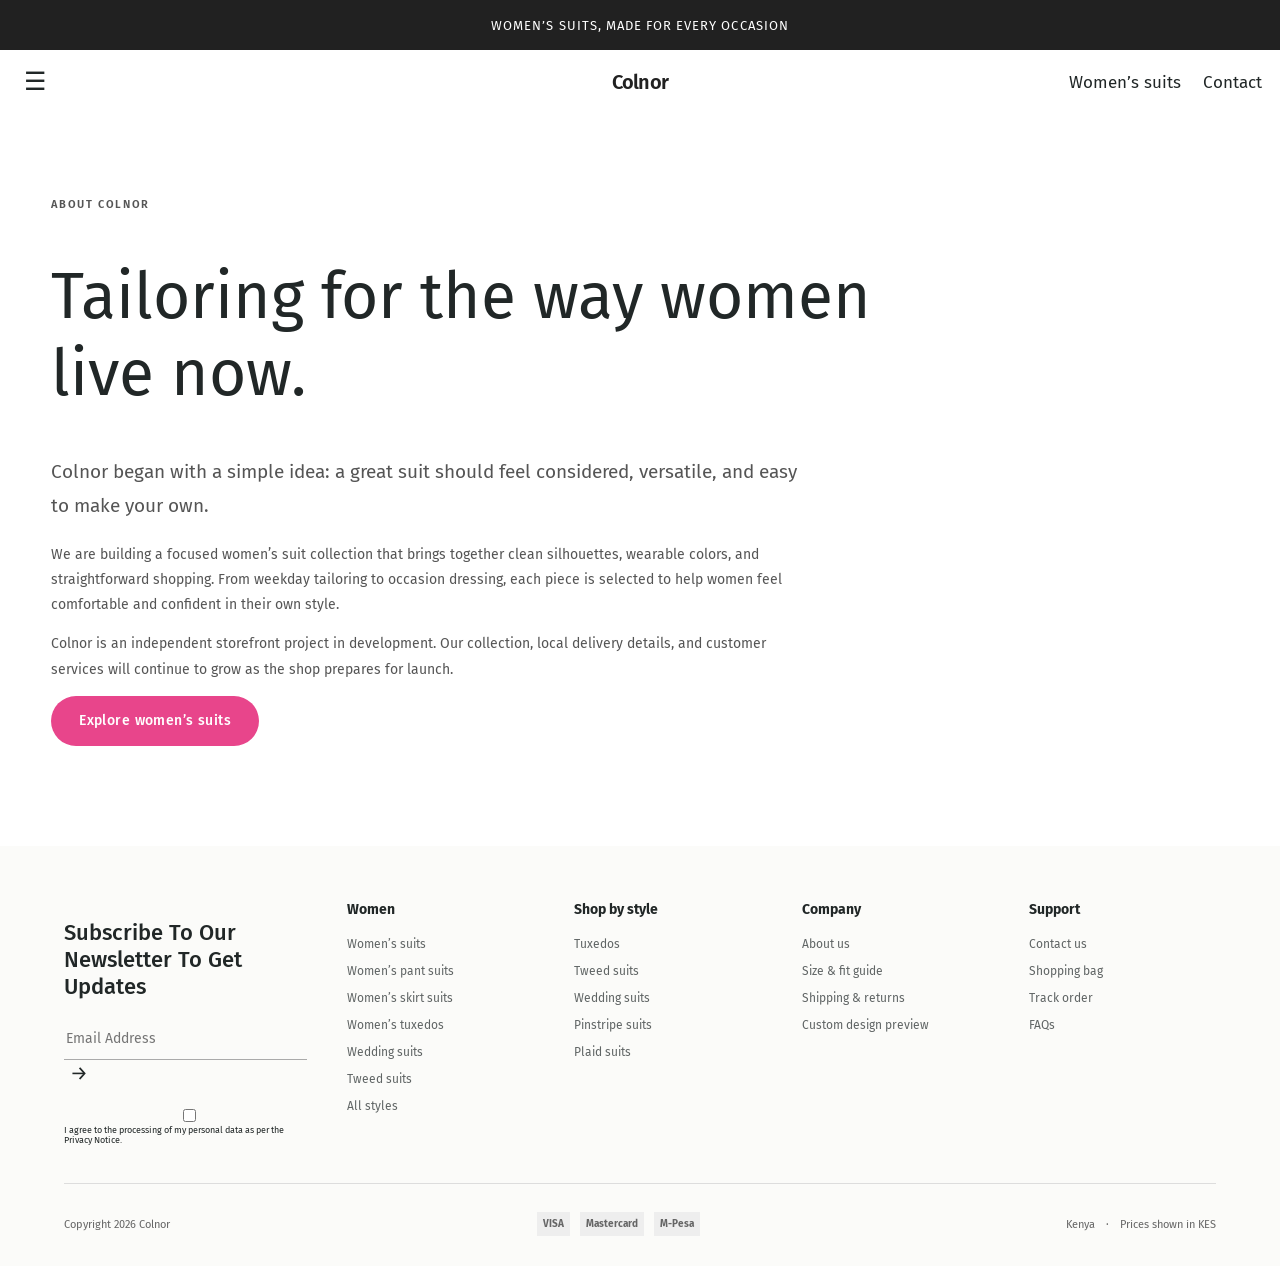
<file: about.html>
<!doctype html><html lang="en"><head><meta charset="utf-8"><meta name="viewport" content="width=device-width,initial-scale=1"><title>About Colnor</title>
<meta name="description" content="Learn about Colnor, an independent women’s suiting store focused on versatile tailoring and straightforward online shopping in Kenya.">
<meta name="robots" content="index, follow, max-image-preview:large">
<meta property="og:type" content="website">
<meta property="og:title" content="About Colnor">
<meta property="og:description" content="Learn about Colnor, an independent women’s suiting store focused on versatile tailoring and straightforward online shopping in Kenya.">
<meta property="og:image" content="assets/images/editorial-suits/two-suit-styles.jpg">
<meta name="twitter:card" content="summary_large_image">
<meta name="twitter:title" content="About Colnor">
<meta name="twitter:description" content="Learn about Colnor, an independent women’s suiting store focused on versatile tailoring and straightforward online shopping in Kenya.">
<script defer src="seo.js"></script><link href="https://fonts.googleapis.com/css2?family=Fira+Sans:wght@300;400;500;600;700&display=swap" rel="stylesheet"><link rel="stylesheet" href="styles.css"><script defer src="app.js?v=20261013-inventory"></script><meta name="twitter:image" content="assets/images/editorial-suits/two-suit-styles.jpg">  <link rel="icon" type="image/svg+xml" href="assets/favicon.svg">
</head><body><div class="announcement">WOMEN’S SUITS, MADE FOR EVERY OCCASION</div><header class="detail-header"><button class="menu-open" aria-label="Open navigation">☰</button><a class="brand" href="index.html">Colnor</a><div class="header-tools"><a href="collection.html">Women’s suits</a><a href="contact.html">Contact</a></div></header><main class="info-page wrap"><p class="info-kicker">ABOUT COLNOR</p><h1>Tailoring for the way women live now.</h1><p class="lead">Colnor began with a simple idea: a great suit should feel considered, versatile, and easy to make your own.</p><p>We are building a focused women’s suit collection that brings together clean silhouettes, wearable colors, and straightforward shopping. From weekday tailoring to occasion dressing, each piece is selected to help women feel comfortable and confident in their own style.</p><p>Colnor is an independent storefront project in development. Our collection, local delivery details, and customer services will continue to grow as the shop prepares for launch.</p><a class="pill pink" href="collection.html#products">Explore women’s suits</a></main><footer id="footer" class="site-footer"></footer><aside class="bag-drawer" aria-hidden="true"></aside></body></html>
</file>
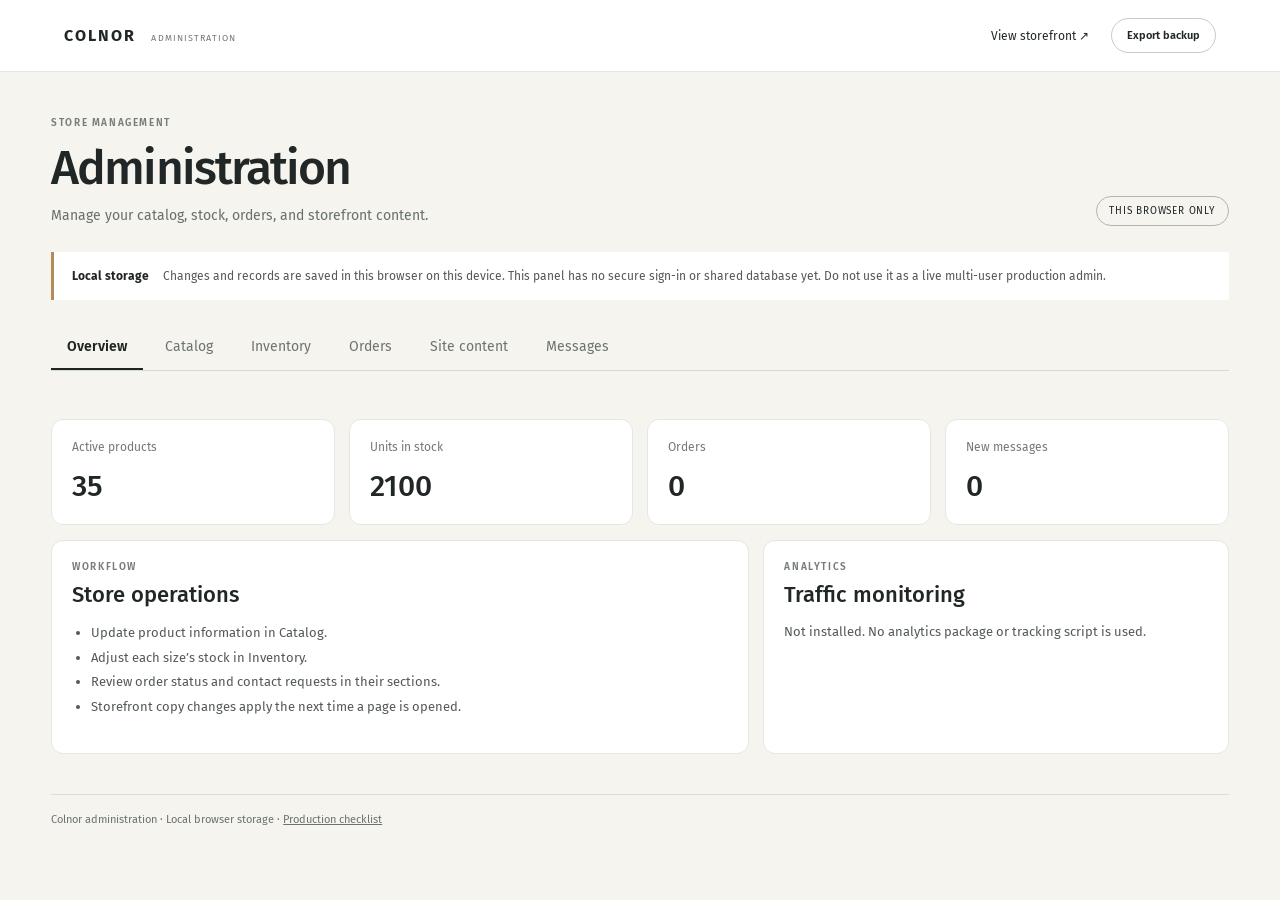
<file: admin.html>
<!doctype html>
<html lang="en">
<head>
  <meta charset="utf-8">
  <meta name="viewport" content="width=device-width,initial-scale=1">
  <meta name="theme-color" content="#f5f4ef">
  <title>Colnor Admin</title>
<meta name="description" content="Colnor store administration and inventory management.">
<meta name="robots" content="noindex, nofollow">
<meta property="og:type" content="website">
<meta property="og:title" content="Colnor Admin">
<meta property="og:description" content="Colnor store administration and inventory management.">
<meta property="og:image" content="assets/images/editorial-suits/two-suit-styles.jpg">
<meta name="twitter:card" content="summary_large_image">
<meta name="twitter:title" content="Colnor Admin">
<meta name="twitter:description" content="Colnor store administration and inventory management.">
<script defer src="seo.js"></script>
  <link href="https://fonts.googleapis.com/css2?family=Fira+Sans:wght@300;400;500;600;700&display=swap" rel="stylesheet">
  <link rel="stylesheet" href="styles.css">
  <link rel="stylesheet" href="admin.css?v=20261013-inventory">
  <script defer src="app.js?v=20261013-inventory"></script>
  <script defer src="admin.js?v=20261013-inventory"></script>
<meta name="twitter:image" content="assets/images/editorial-suits/two-suit-styles.jpg">  <link rel="icon" type="image/svg+xml" href="assets/favicon.svg">
</head>
<body class="admin-body">
  <header class="admin-header"><a class="admin-brand" href="index.html">COLNOR <span>ADMINISTRATION</span></a><div><a href="index.html">View storefront ↗</a><button id="export-data" class="admin-button">Export backup</button></div></header>
  <main class="admin-shell">
    <div class="admin-heading"><div><p class="admin-kicker">STORE MANAGEMENT</p><h1>Administration</h1><p>Manage your catalog, stock, orders, and storefront content.</p></div><span class="admin-local-badge">This browser only</span></div>
    <div class="admin-local-note"><b>Local storage</b><span>Changes and records are saved in this browser on this device. This panel has no secure sign-in or shared database yet. Do not use it as a live multi-user production admin.</span></div>
    <nav class="admin-tabs" aria-label="Administration sections"><button class="active" data-admin-tab="overview">Overview</button><button data-admin-tab="catalog">Catalog</button><button data-admin-tab="inventory">Inventory</button><button data-admin-tab="orders">Orders</button><button data-admin-tab="content">Site content</button><button data-admin-tab="messages">Messages</button></nav>
    <p class="admin-status" id="admin-status" role="status" aria-live="polite"></p>

    <section class="admin-panel active" data-admin-panel="overview"><div class="admin-metrics"><article><span>Active products</span><b id="metric-products">0</b></article><article><span>Units in stock</span><b id="metric-stock">0</b></article><article><span>Orders</span><b id="metric-orders">0</b></article><article><span>New messages</span><b id="metric-messages">0</b></article></div><div class="admin-overview-grid"><article class="admin-card"><p class="admin-kicker">WORKFLOW</p><h2>Store operations</h2><ul><li>Update product information in Catalog.</li><li>Adjust each size’s stock in Inventory.</li><li>Review order status and contact requests in their sections.</li><li>Storefront copy changes apply the next time a page is opened.</li></ul></article><article class="admin-card"><p class="admin-kicker">ANALYTICS</p><h2>Traffic monitoring</h2><p>Not installed. No analytics package or tracking script is used.</p></article></div></section>

    <section class="admin-panel" data-admin-panel="catalog"><div class="admin-section-heading"><div><p class="admin-kicker">PRODUCTS</p><h2>Catalog</h2><p>Product changes are reflected in the storefront on this browser.</p></div><button class="admin-button admin-button-dark" id="add-product">Add product</button></div><div id="product-editor" class="admin-card product-editor" hidden><div class="admin-section-heading"><div><p class="admin-kicker">NEW ITEM</p><h3>Add a product</h3></div><button class="admin-icon-button" id="close-product-editor" aria-label="Close product form">×</button></div><form id="product-form" class="admin-form-grid"><label>SKU / reference<input name="sku" type="text" maxlength="64" placeholder="e.g. 127 or A7" autocomplete="off" required><small>Any unique reference is fine, including a short number.</small></label><label>Product name<input name="name" required></label><label>Price (KES)<input name="price" type="number" min="1" step="1" required></label><label>Category<select name="category"><option value="power">Power suits</option><option value="tuxedo">Tuxedos</option><option value="tweed">Tweed</option><option value="wedding">Wedding</option><option value="pinstripe">Pinstripe</option><option value="plaid">Plaid</option><option value="petite">Petite</option><option value="plus-size">Plus size</option></select></label><label>Color<input name="color" required></label><label class="wide">Image URL or project path<input name="image" placeholder="assets/images/..." required></label><label class="wide">Image description (alt text)<input name="alt" required></label><fieldset class="wide opening-stock"><legend>Opening stock by size</legend><p>Enter how many units are available in each size. Leave a size at 0 when it is unavailable.</p><div class="opening-stock-grid"><label>XS<input name="stockXS" type="number" min="0" step="1" value="0" required></label><label>S<input name="stockS" type="number" min="0" step="1" value="0" required></label><label>M<input name="stockM" type="number" min="0" step="1" value="0" required></label><label>L<input name="stockL" type="number" min="0" step="1" value="0" required></label><label>XL<input name="stockXL" type="number" min="0" step="1" value="0" required></label><label>XXL<input name="stockXXL" type="number" min="0" step="1" value="0" required></label></div></fieldset><label>Badge<input name="badge" placeholder="NEW"></label><label class="check-label"><input name="active" type="checkbox" checked> Visible in storefront</label><div class="wide admin-form-actions"><button type="submit" class="admin-button admin-button-dark">Save product</button><button type="button" class="admin-button" id="cancel-product">Cancel</button></div></form></div><div class="admin-card admin-table-wrap"><table class="admin-table"><thead><tr><th>SKU</th><th>Product</th><th>Category</th><th>Price</th><th>Visibility</th><th>Actions</th></tr></thead><tbody id="catalog-rows"></tbody></table></div></section>

    <section class="admin-panel" data-admin-panel="inventory"><div class="admin-section-heading"><div><p class="admin-kicker">STOCK CONTROL</p><h2>Inventory by size</h2><p>Set the available quantity for each size. Add-to-bag checks the stock recorded here.</p></div><button class="admin-button admin-button-dark" id="save-inventory">Save inventory</button></div><div class="admin-card admin-table-wrap"><table class="admin-table inventory-table"><thead><tr><th>Product / SKU</th><th>XS</th><th>S</th><th>M</th><th>L</th><th>XL</th><th>XXL</th><th>Total</th></tr></thead><tbody id="inventory-rows"></tbody></table></div><article class="admin-card receive-stock-card"><p class="admin-kicker">GOODS RECEIVED</p><h3>Receive new stock</h3><p>Record stock arriving at the store. This adds the received quantity to the selected size and keeps a movement record.</p><form id="receive-stock-form" class="receive-stock-form"><label>Product<select id="receive-product" name="product" required></select></label><label>Size<select name="size" required><option>XS</option><option>S</option><option>M</option><option>L</option><option>XL</option><option>XXL</option></select></label><label>Quantity received<input name="quantity" type="number" min="1" step="1" required></label><label>Reference / note<input name="note" placeholder="Delivery note, supplier, or count"></label><button class="admin-button admin-button-dark" type="submit">Add received stock</button></form></article><article class="admin-card movement-card"><p class="admin-kicker">AUDIT HISTORY</p><h3>Recent stock movements</h3><div class="admin-table-wrap"><table class="admin-table"><thead><tr><th>Date</th><th>Product / SKU</th><th>Size</th><th>Change</th><th>Reason / note</th></tr></thead><tbody id="movement-rows"></tbody></table></div></article></section>

    <section class="admin-panel" data-admin-panel="orders"><div class="admin-section-heading"><div><p class="admin-kicker">FULFILLMENT</p><h2>Orders</h2><p>Review orders created in this browser and update their fulfillment status.</p></div></div><div id="order-list" class="admin-order-list"></div></section>

    <section class="admin-panel" data-admin-panel="content"><div class="admin-section-heading"><div><p class="admin-kicker">STOREFRONT EDITOR</p><h2>Site content</h2><p>Manage the homepage announcement and hero copy and imagery.</p></div></div><form id="content-form" class="admin-card admin-form-grid"><label class="wide">Announcement bar<input name="announcement" required></label><label>Hero title<input name="heroTitle" required></label><label>Hero button<input name="heroButton" required></label><label class="wide">Hero subtitle<textarea name="heroSubtitle" rows="3" required></textarea></label><label>About page heading<input name="aboutTitle" required></label><label class="wide">About page introduction<textarea name="aboutIntro" rows="3" required></textarea></label><label>Hero button link<input name="heroButtonUrl" placeholder="collection.html#products" required></label><label>Hero image 1 URL / path<input name="heroImage1"></label><label>Hero image 2 URL / path<input name="heroImage2"></label><div class="wide admin-form-actions"><button type="submit" class="admin-button admin-button-dark">Save storefront content</button><button type="button" class="admin-button" id="reset-content">Restore original copy</button></div></form></section>

    <section class="admin-panel" data-admin-panel="messages"><div class="admin-section-heading"><div><p class="admin-kicker">CUSTOMER CARE</p><h2>Contact messages</h2><p>Messages submitted from Contact on this browser appear here.</p></div></div><div id="message-list" class="admin-message-list"></div></section>
    <footer class="admin-footer">Colnor administration · Local browser storage · <a href="PRODUCTION-CHECKLIST.txt">Production checklist</a></footer>
  </main>
</body>
</html>
</file>
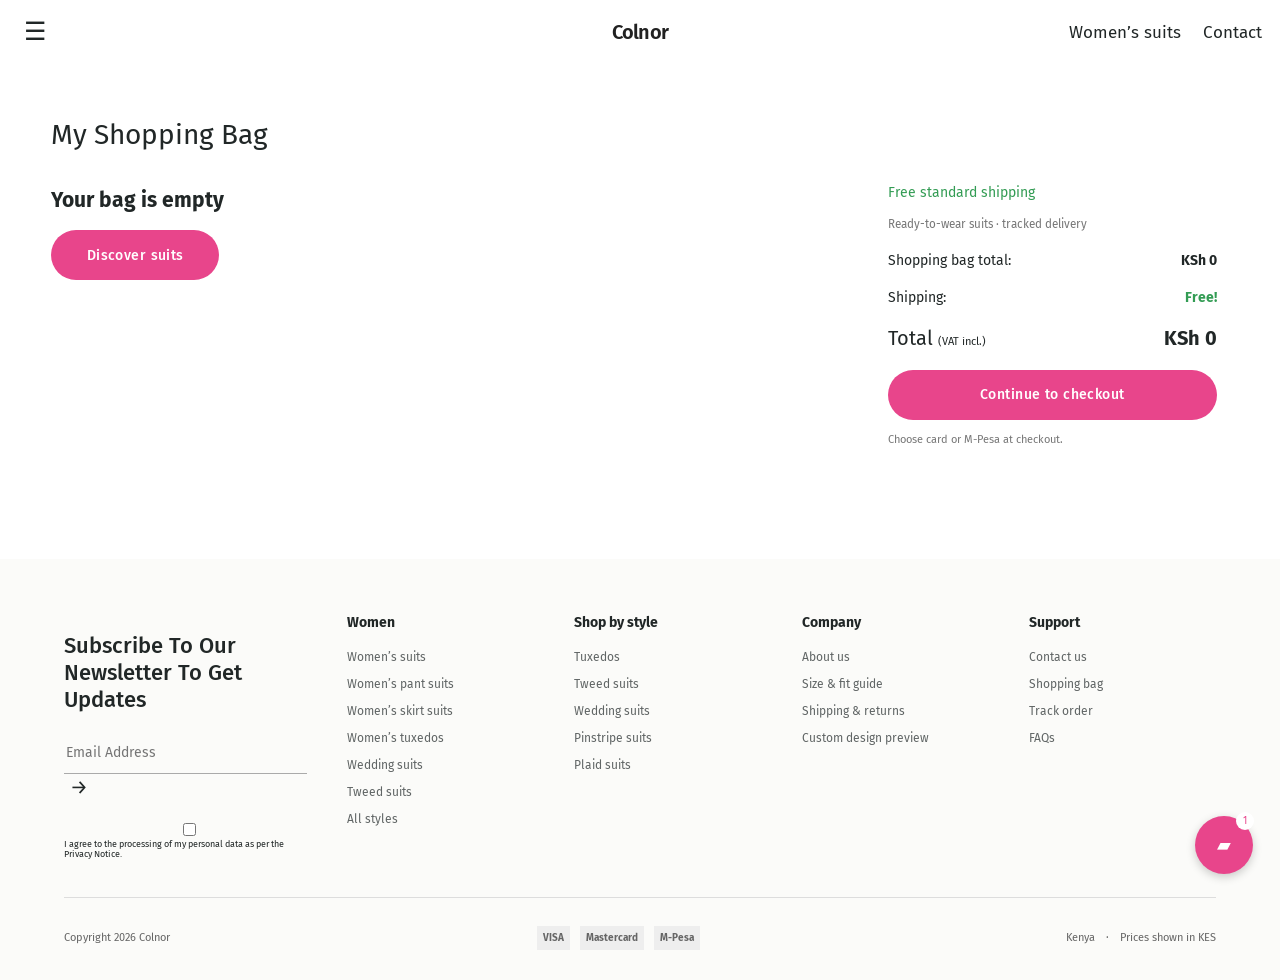
<file: cart.html>
<!doctype html><html lang="en"><head><meta charset="utf-8"><meta name="viewport" content="width=device-width,initial-scale=1"><title>My Shopping Bag | Colnor</title>
<meta name="description" content="Review the products in your Colnor shopping bag before checkout.">
<meta name="robots" content="noindex, nofollow">
<meta property="og:type" content="website">
<meta property="og:title" content="My Shopping Bag | Colnor">
<meta property="og:description" content="Review the products in your Colnor shopping bag before checkout.">
<meta property="og:image" content="assets/images/editorial-suits/two-suit-styles.jpg">
<meta name="twitter:card" content="summary_large_image">
<meta name="twitter:title" content="My Shopping Bag | Colnor">
<meta name="twitter:description" content="Review the products in your Colnor shopping bag before checkout.">
<script defer src="seo.js"></script><link href="https://fonts.googleapis.com/css2?family=Fira+Sans:wght@300;400;500;600;700&display=swap" rel="stylesheet"><link rel="stylesheet" href="styles.css"><script defer src="app.js?v=20261013-inventory"></script><meta name="twitter:image" content="assets/images/editorial-suits/two-suit-styles.jpg">  <link rel="icon" type="image/svg+xml" href="assets/favicon.svg">
</head><body class="cart-page"><header class="detail-header"><button class="menu-open" aria-label="Open navigation">☰</button><a href="index.html" class="brand">Colnor</a><div class="header-tools"><a href="collection.html">Women’s suits</a><a href="contact.html">Contact</a></div></header><main class="cart-main wrap"><h1>My Shopping Bag</h1><div class="cart-layout"><div id="cart-items" class="cart-items"></div><aside class="cart-summary"><p class="green">Free standard shipping</p><small>Ready-to-wear suits · tracked delivery</small><div class="summary-line"><span>Shopping bag total:</span><b id="cart-subtotal">KSh 0</b></div><div class="summary-line"><span>Shipping:</span><b class="green">Free!</b></div><div class="summary-total"><span>Total <small>(VAT incl.)</small></span><b id="cart-total">KSh 0</b></div><button class="pill pink checkout-button">Continue to checkout</button><p class="checkout-note">Choose card or M-Pesa at checkout.</p></aside></div></main><footer id="footer" class="site-footer"></footer><div class="chat-bubble" data-chat>▰</div><aside class="bag-drawer" aria-hidden="true"></aside></body></html>
</file>
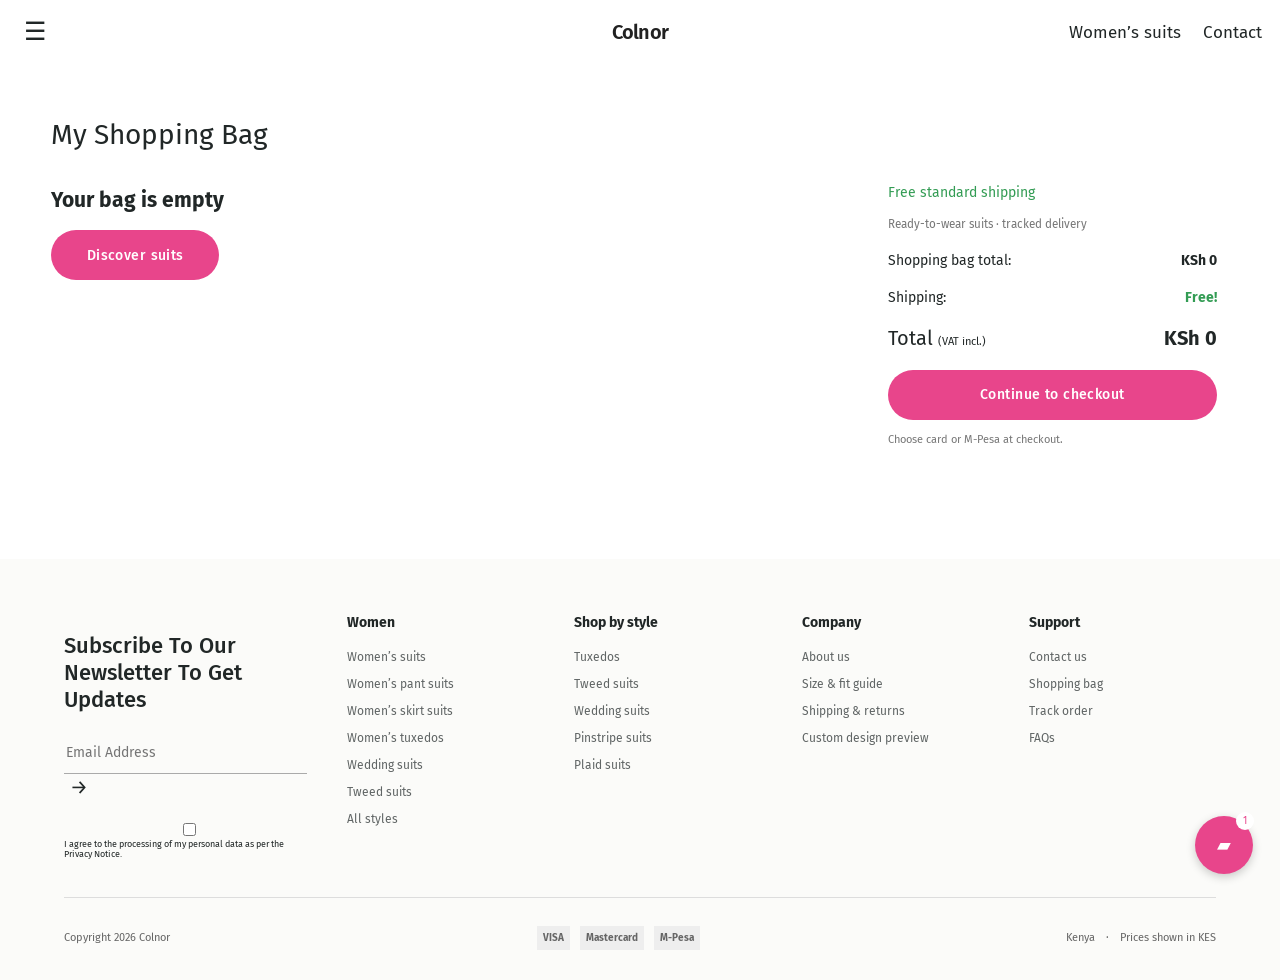
<file: checkout.html>
<!doctype html><html lang="en"><head><meta charset="utf-8"><meta name="viewport" content="width=device-width,initial-scale=1"><meta name="theme-color" content="#fff"><title>Checkout | Colnor</title>
<meta name="description" content="Enter delivery details and review your Colnor order before placing it.">
<meta name="robots" content="noindex, nofollow">
<meta property="og:type" content="website">
<meta property="og:title" content="Checkout | Colnor">
<meta property="og:description" content="Enter delivery details and review your Colnor order before placing it.">
<meta property="og:image" content="assets/images/editorial-suits/two-suit-styles.jpg">
<meta name="twitter:card" content="summary_large_image">
<meta name="twitter:title" content="Checkout | Colnor">
<meta name="twitter:description" content="Enter delivery details and review your Colnor order before placing it.">
<script defer src="seo.js"></script><link href="https://fonts.googleapis.com/css2?family=Fira+Sans:wght@300;400;500;600;700&display=swap" rel="stylesheet"><link rel="stylesheet" href="styles.css"><script defer src="app.js?v=20261013-inventory"></script><meta name="twitter:image" content="assets/images/editorial-suits/two-suit-styles.jpg">  <link rel="icon" type="image/svg+xml" href="assets/favicon.svg">
</head><body class="checkout-page-body"><header class="detail-header"><a href="collection.html" class="text-cta">← Continue shopping</a><a href="index.html" class="brand">Colnor</a><a href="cart.html">Bag</a></header><main class="wrap checkout-page"><p class="eyebrow">SECURE CHECKOUT</p><h1>Delivery & payment</h1><div class="checkout-grid"><form id="checkout-form" class="checkout-form"><h2>Your details</h2><fieldset><legend>Delivery details</legend><div class="checkout-input-grid"><label>Full name<input name="name" autocomplete="name" required></label><label>Email address<input name="email" type="email" autocomplete="email" required></label><label>Phone number<input name="phone" type="tel" autocomplete="tel" required></label><label>City<input name="city" autocomplete="address-level2" required></label><label class="wide">Delivery address<input name="address" autocomplete="street-address" required></label><label>Postal code<input name="postalCode" autocomplete="postal-code"></label></div></fieldset><fieldset><legend>Payment method</legend><label class="checkout-pay-choice"><input type="radio" name="paymentMethod" value="card" checked><span><b>Credit or debit card</b><small>Visa and Mastercard. Card fields are for the prototype only; no details are transmitted or saved.</small></span></label><div class="checkout-card-fields"><label>Name on card<input name="cardName" autocomplete="cc-name" placeholder="Name as shown on card"></label><label>Card number<input name="cardNumber" inputmode="numeric" autocomplete="cc-number" placeholder="0000 0000 0000 0000" maxlength="23"></label><label>Expiry date<input name="expiry" autocomplete="cc-exp" placeholder="MM / YY" maxlength="7"></label><label>Security code<input name="cvv" inputmode="numeric" autocomplete="cc-csc" placeholder="CVV" maxlength="4"></label></div><label class="checkout-pay-choice"><input type="radio" name="paymentMethod" value="mpesa"><span><b>M-Pesa</b><small>Pay by mobile money. An STK push is not connected in this prototype.</small></span></label></fieldset><button class="pill pink checkout-submit" type="submit">Place Order</button><p class="checkout-demo-note">This creates an unpaid demo order in this browser only. Global Payments and M-Pesa are not connected and no charge will be made.</p></form><aside class="checkout-summary"><h2>Order summary</h2><div id="checkout-lines"></div><div class="summary-line"><span>Subtotal</span><b id="checkout-subtotal"></b></div><div class="summary-line"><span>Shipping</span><b>Free</b></div><div class="checkout-total"><span>Total</span><b id="checkout-total"></b></div><p class="checkout-demo-note">All prices are shown in Kenyan shillings (KES).</p></aside></div></main></body></html>
</file>
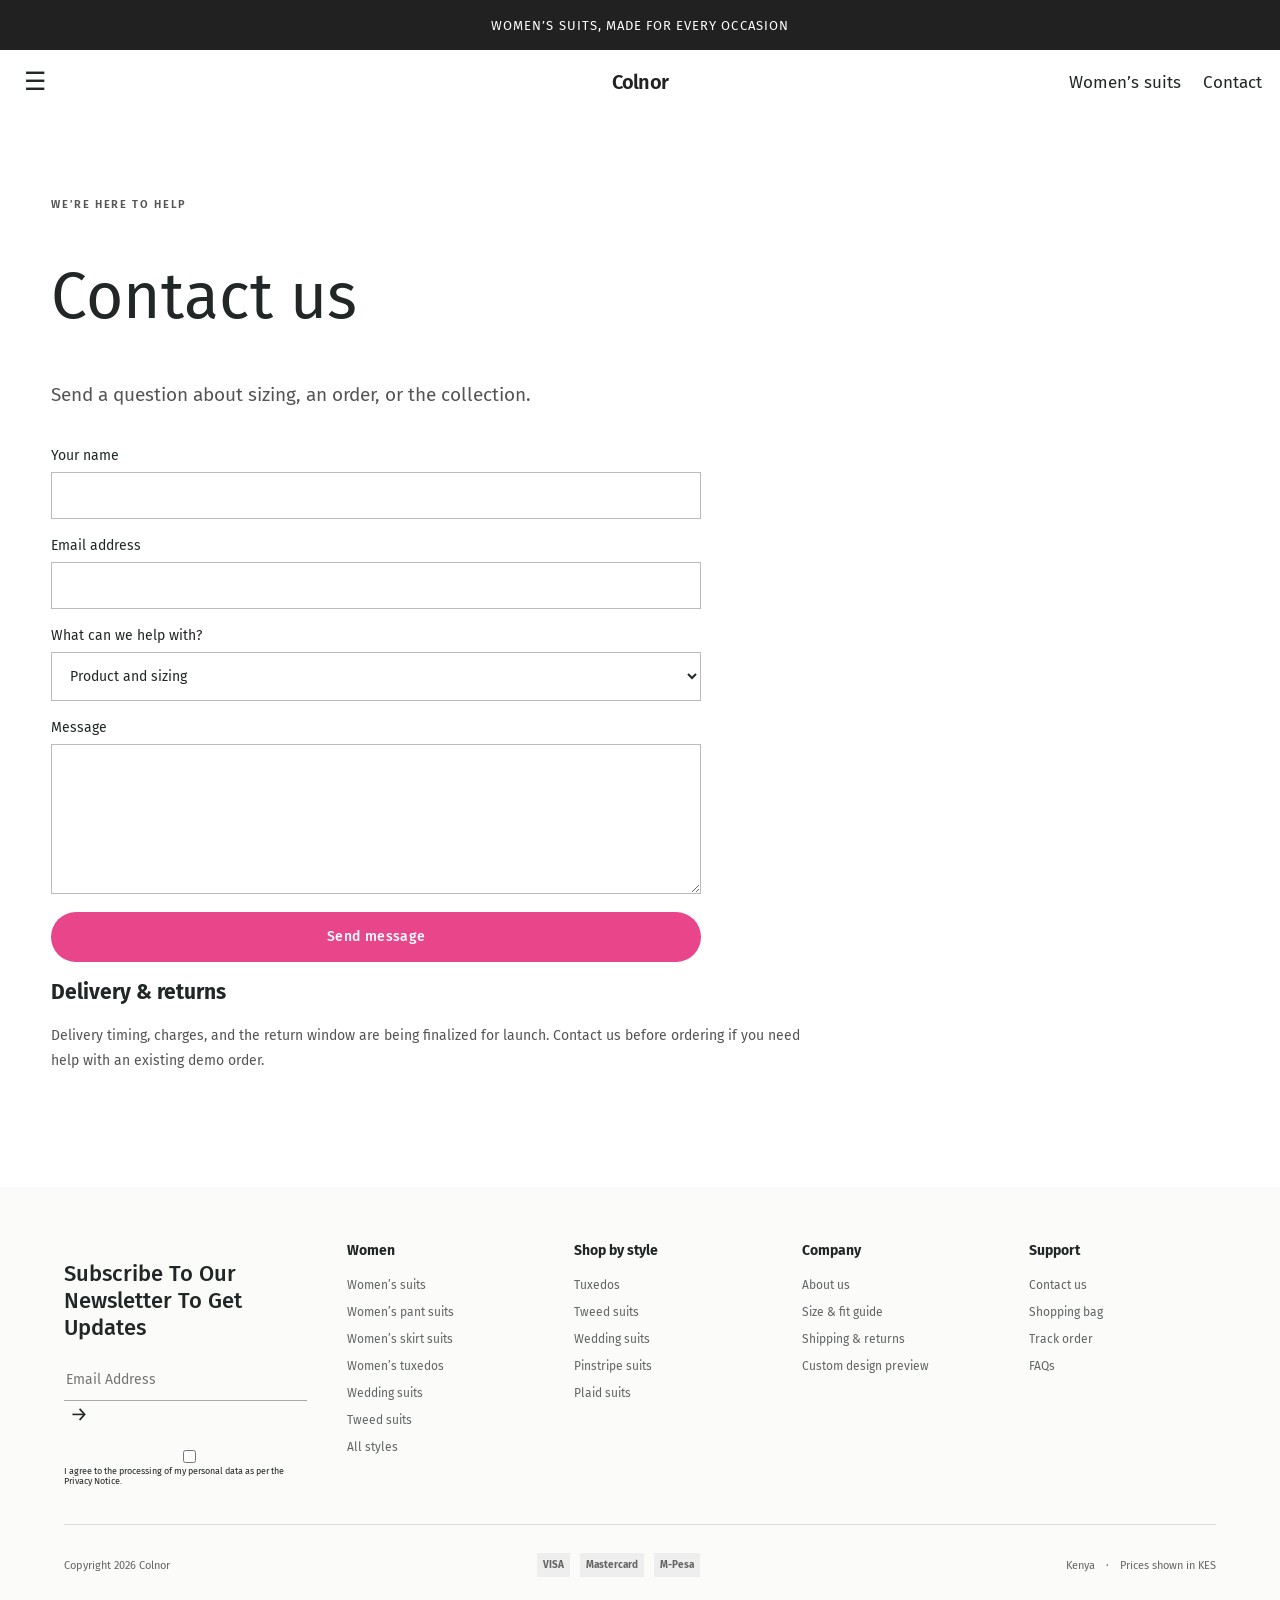
<file: contact.html>
<!doctype html><html lang="en"><head><meta charset="utf-8"><meta name="viewport" content="width=device-width,initial-scale=1"><title>Contact Colnor</title>
<meta name="description" content="Contact Colnor for help with women’s suit sizing, product details, orders and delivery questions.">
<meta name="robots" content="index, follow, max-image-preview:large">
<meta property="og:type" content="website">
<meta property="og:title" content="Contact Colnor">
<meta property="og:description" content="Contact Colnor for help with women’s suit sizing, product details, orders and delivery questions.">
<meta property="og:image" content="assets/images/editorial-suits/two-suit-styles.jpg">
<meta name="twitter:card" content="summary_large_image">
<meta name="twitter:title" content="Contact Colnor">
<meta name="twitter:description" content="Contact Colnor for help with women’s suit sizing, product details, orders and delivery questions.">
<script defer src="seo.js"></script><link href="https://fonts.googleapis.com/css2?family=Fira+Sans:wght@300;400;500;600;700&display=swap" rel="stylesheet"><link rel="stylesheet" href="styles.css"><script defer src="app.js?v=20261013-inventory"></script><meta name="twitter:image" content="assets/images/editorial-suits/two-suit-styles.jpg">  <link rel="icon" type="image/svg+xml" href="assets/favicon.svg">
</head><body><div class="announcement">WOMEN’S SUITS, MADE FOR EVERY OCCASION</div><header class="detail-header"><button class="menu-open" aria-label="Open navigation">☰</button><a class="brand" href="index.html">Colnor</a><div class="header-tools"><a href="collection.html">Women’s suits</a><a href="contact.html">Contact</a></div></header><main class="info-page wrap"><p class="info-kicker">WE’RE HERE TO HELP</p><h1>Contact us</h1><p class="lead">Send a question about sizing, an order, or the collection.</p><form id="contact-form"><label>Your name<input name="name" autocomplete="name" required></label><label>Email address<input type="email" name="email" autocomplete="email" required></label><label>What can we help with?<select name="topic"><option>Product and sizing</option><option>Order support</option><option>Delivery and returns</option><option>Other question</option></select></label><label>Message<textarea name="message" required></textarea></label><button class="pill pink" type="submit">Send message</button></form><section id="shipping"><h2>Delivery & returns</h2><p>Delivery timing, charges, and the return window are being finalized for launch. Contact us before ordering if you need help with an existing demo order.</p></section></main><footer id="footer" class="site-footer"></footer><aside class="bag-drawer" aria-hidden="true"></aside></body></html>
</file>
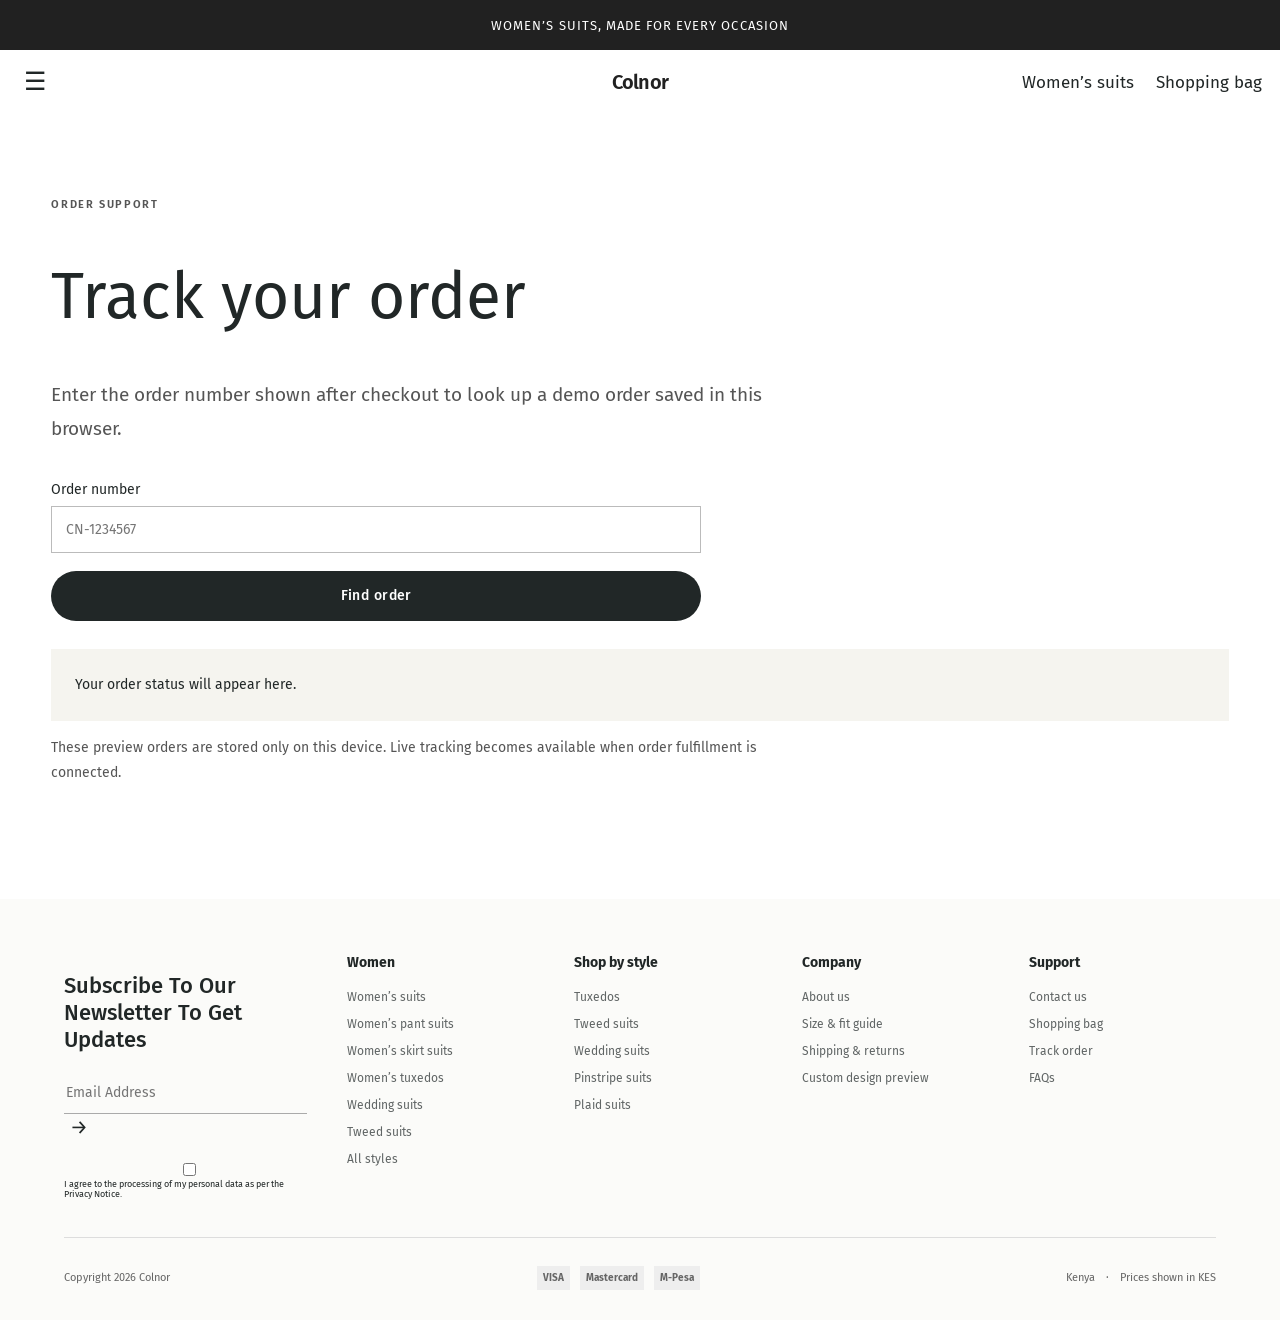
<file: track-order.html>
<!doctype html><html lang="en"><head><meta charset="utf-8"><meta name="viewport" content="width=device-width,initial-scale=1"><title>Track an Order | Colnor</title>
<meta name="description" content="Check the status of a Colnor order using your order reference and email address.">
<meta name="robots" content="noindex, nofollow">
<meta property="og:type" content="website">
<meta property="og:title" content="Track an Order | Colnor">
<meta property="og:description" content="Check the status of a Colnor order using your order reference and email address.">
<meta property="og:image" content="assets/images/editorial-suits/two-suit-styles.jpg">
<meta name="twitter:card" content="summary_large_image">
<meta name="twitter:title" content="Track an Order | Colnor">
<meta name="twitter:description" content="Check the status of a Colnor order using your order reference and email address.">
<script defer src="seo.js"></script><link href="https://fonts.googleapis.com/css2?family=Fira+Sans:wght@300;400;500;600;700&display=swap" rel="stylesheet"><link rel="stylesheet" href="styles.css"><script defer src="app.js?v=20261013-inventory"></script><meta name="twitter:image" content="assets/images/editorial-suits/two-suit-styles.jpg">  <link rel="icon" type="image/svg+xml" href="assets/favicon.svg">
</head><body><div class="announcement">WOMEN’S SUITS, MADE FOR EVERY OCCASION</div><header class="detail-header"><button class="menu-open" aria-label="Open navigation">☰</button><a class="brand" href="index.html">Colnor</a><div class="header-tools"><a href="collection.html">Women’s suits</a><a href="cart.html">Shopping bag</a></div></header><main class="info-page wrap"><p class="info-kicker">ORDER SUPPORT</p><h1>Track your order</h1><p class="lead">Enter the order number shown after checkout to look up a demo order saved in this browser.</p><form id="track-form"><label>Order number<input name="orderNumber" placeholder="CN-1234567" required></label><button class="pill dark" type="submit">Find order</button></form><div class="track-result" id="track-result" aria-live="polite">Your order status will appear here.</div><p>These preview orders are stored only on this device. Live tracking becomes available when order fulfillment is connected.</p></main><footer id="footer" class="site-footer"></footer><aside class="bag-drawer" aria-hidden="true"></aside></body></html>
</file>
<file: styles.css>
:root{--ink:#212727;--black:#212121;--pink:#e8458b;--warm:#f5f4ef;--pale:#efefef;--muted:#757b7b;--serif:Georgia,'Times New Roman',serif;--sans:'Fira Sans',Tahoma,sans-serif}*{box-sizing:border-box}html{scroll-behavior:smooth}body{margin:0;background:#fff;color:var(--ink);font-family:var(--sans);font-size:14px}a{color:inherit;text-decoration:none}button,select,input{font:inherit;color:inherit}button{cursor:pointer}img{display:block;max-width:100%}.wrap{width:min(1400px,92%);margin-inline:auto}.announcement{height:50px;background:#212121;color:#fff;display:flex;align-items:center;justify-content:center;font-size:13px;letter-spacing:.08em;position:relative;z-index:20}.announcement span{font-size:11px;margin-left:18px;color:#eee}.global-header{height:92px;position:absolute;z-index:21;top:50px;left:0;right:0;display:flex;align-items:center;gap:20px;padding:0 24px;color:#fff}.home-page .global-header{top:0;height:92px}.menu-open{border:0;background:none;color:inherit;font-size:25px;width:46px;text-align:left;flex:0 0 46px}.quick-links{display:flex;gap:30px;align-items:center;margin-left:0;flex:1}.quick-links a{font-size:14px;letter-spacing:.03em}.brand{font-size:20px;font-weight:600;letter-spacing:-.04em;text-align:center;display:flex;flex-direction:column;line-height:.9;flex:0 0 auto}.brand span{font-size:8px;letter-spacing:.27em;text-transform:uppercase;font-weight:400}.header-tools{display:flex;justify-content:flex-end;gap:22px;align-items:center;flex:1}.header-tools button,.header-tools a{background:none;border:0;color:inherit;font-size:17px;white-space:nowrap}.header-tools span{font-size:13px}.bag-open{position:relative}.bag-count{position:absolute;font-size:9px;font-style:normal;right:-7px;top:-9px;border-radius:50%;background:var(--pink);color:#fff;width:15px;height:15px;display:grid;place-items:center}.home-hero,.collection-hero{height:calc(100svh - 50px);min-height:600px;position:relative;overflow:hidden;background:#ddd}.home-hero>img,.collection-slides img{width:100%;height:100%;object-fit:cover;object-position:center 40%}.hero-shade{position:absolute;inset:0;background:linear-gradient(0deg,#0008,transparent 38%),linear-gradient(90deg,#0003,transparent 70%)}.hero-copy{position:absolute;left:5%;bottom:10%;color:white}.hero-copy h1{font-size:clamp(48px,6.3vw,82px);font-weight:400;margin:0 0 14px}.hero-copy h2{font-size:20px;font-weight:400;margin:0}.hero-dots{position:absolute;bottom:28px;left:50%;display:flex;gap:9px}.hero-dots i{width:7px;height:7px;background:#ffffff88;border-radius:50%}.hero-dots i.selected{background:#fff}.home-categories{padding-top:84px;padding-bottom:90px}.home-categories>h2{text-align:center;font-size:28px;font-weight:400;margin:0 0 35px}.category-grid{display:grid;grid-template-columns:repeat(4,1fr);gap:14px}.category-card{height:330px;position:relative;overflow:hidden;background:#eee}.category-card img{width:100%;height:100%;object-fit:cover;transition:transform .55s}.category-card:hover img{transform:scale(1.04)}.category-card:after{content:'';position:absolute;inset:45% 0 0;background:linear-gradient(transparent,#0008)}.category-card span{position:absolute;z-index:1;left:16px;bottom:16px;color:white;font-size:17px}.fit-tech{background:var(--warm);padding:90px 0}.split{display:grid;grid-template-columns:.75fr 1fr;gap:9%;align-items:center}.split img{width:100%;height:380px;object-fit:cover}.eyebrow{font-size:10px;letter-spacing:.15em;font-weight:600}.fit-tech h2,.planet h2,.samples h2,.perfect-fit h2{font-size:48px;font-weight:400;line-height:1.05;margin:18px 0}.fit-tech p:not(.eyebrow),.planet p:not(.eyebrow),.samples p:not(.eyebrow),.perfect-fit p:not(.eyebrow){line-height:1.8;color:#555;max-width:470px}.text-cta{text-decoration:underline;text-underline-offset:4px;display:inline-block;margin-top:12px}.looks{padding-top:75px;padding-bottom:84px}.section-title{display:flex;justify-content:space-between;align-items:end;gap:25px;margin-bottom:25px}.section-title h2{font-size:32px;font-weight:400;margin:0 0 10px}.section-title p{max-width:560px;color:#666;line-height:1.6;margin:0}.look-row{display:grid;grid-template-columns:repeat(4,1fr);gap:12px}.look-card{position:relative;height:350px;overflow:hidden}.look-card img{width:100%;height:100%;object-fit:cover;transition:transform .5s}.look-card:hover img{transform:scale(1.04)}.look-card span{position:absolute;bottom:0;left:0;right:0;padding:28px 12px 12px;color:#fff;background:linear-gradient(transparent,#0008)}.planet{min-height:470px;background:var(--warm);display:grid;grid-template-columns:1fr 1fr}.planet-image{background:url('https://d1fufvy4xao6k9.cloudfront.net/images/home/sumissura/environment.jpg') center/cover}.planet-copy{padding:80px 10%;align-self:center}.samples{padding-top:90px;padding-bottom:90px;display:grid;grid-template-columns:1fr 1.1fr;gap:10%;align-items:center}.samples img{height:360px;width:100%;object-fit:cover}.pill{display:inline-flex;align-items:center;justify-content:center;min-width:168px;height:50px;border:0;border-radius:40px;padding:0 28px;font-weight:500;letter-spacing:.03em;transition:filter .2s,transform .2s}.pill:hover{filter:brightness(.93);transform:translateY(-1px)}.pink{background:var(--pink);color:#fff}.dark{background:var(--ink);color:#fff}.outline{border:1px solid var(--ink);background:transparent}.perfect-fit{background:#f9f9f8;text-align:center;padding:80px 0}.perfect-fit .wrap{display:flex;flex-direction:column;align-items:center}.perfect-fit p:not(.eyebrow){max-width:600px}.featured{padding-top:55px;padding-bottom:55px;text-align:center}.featured h2{font-weight:400}.press-logos{display:flex;justify-content:space-around;align-items:center;padding:30px 0;font-size:22px;color:#555}.home-reviews,.collection-reviews{padding-top:60px;padding-bottom:80px}.review-row{display:grid;grid-template-columns:repeat(3,1fr);gap:28px}.review-row article{padding:20px 12px;border-top:1px solid #ddd;line-height:1.7}.review-row article>b{font-size:17px;font-weight:500}.review-row p{color:#666}.review-row small{color:#777}.site-footer{background:#fbfbf9;padding:55px 5% 30px;min-height:410px}.footer-top{display:grid;grid-template-columns:1.3fr repeat(4,1fr);gap:40px;border-bottom:1px solid #ddd;padding-bottom:38px}.footer-news h2{font-size:22px;font-weight:500}.footer-news input{width:100%;border:0;border-bottom:1px solid #aaa;background:none;padding:12px 2px}.footer-news button{border:0;background:none;font-size:20px}.footer-news small{font-size:9px;display:block;margin-top:20px}.footer-col{display:flex;flex-direction:column;gap:13px}.footer-col b{margin-bottom:6px}.footer-col a{font-size:12px;color:#606565}.footer-meta{display:flex;justify-content:space-between;align-items:center;padding-top:28px;font-size:11px;color:#666}.footer-payments{display:flex;gap:10px}.footer-payments b{font-size:10px;padding:6px;background:#eee}.chat-bubble{position:fixed;z-index:70;right:27px;bottom:26px;width:58px;height:58px;border-radius:50%;background:var(--pink);color:#fff;display:grid;place-items:center;font-size:18px;box-shadow:0 3px 10px #0003;cursor:pointer}.chat-bubble:after{content:'1';position:absolute;right:-1px;top:-4px;background:#fff;color:var(--pink);border-radius:50%;width:18px;height:18px;display:grid;place-items:center;font-size:10px}.mega-menu{position:fixed;z-index:90;left:0;top:0;bottom:0;width:min(900px,90vw);display:grid;grid-template-columns:315px 270px 1fr;background:white;color:var(--ink);transform:translateX(-105%);transition:transform .35s;box-shadow:4px 0 20px #0002}.mega-menu.open{transform:translateX(0)}.menu-scrim{position:fixed;z-index:85;inset:0;background:#0008;opacity:0;visibility:hidden;transition:.25s}.menu-scrim.open{opacity:1;visibility:visible}.menu-close{position:absolute;top:21px;left:24px;border:0;background:none;font-size:30px;z-index:2}.mega-primary{padding:70px 40px 30px;overflow:auto;border-right:1px solid #ddd;display:flex;flex-direction:column;gap:18px}.mega-primary>button{border:0;background:none;text-align:left;font-size:20px;padding:0;color:#252b2b}.mega-primary>button.active{font-weight:600}.mega-utilities{display:flex;flex-direction:column;gap:14px;margin-top:30px;font-size:14px}.mega-utilities b:first-letter{color:#b68b4d}.mega-submenu{background:#f5f4ef;padding:55px 28px;display:flex;flex-direction:column;gap:18px}.mega-submenu h3,.mega-tiles h3{font-size:20px;font-weight:400;margin:0 0 8px}.mega-submenu a{font-size:15px}.mega-tiles{padding:55px 20px;display:grid;grid-template-columns:1fr 1fr;gap:14px;align-content:start}.mega-tile img{width:100%;height:100px;object-fit:cover}.mega-tile span{font-size:12px}.collection-hero{height:calc(100svh - 50px);min-height:620px;color:#fff}.collection-slides{position:absolute;inset:0}.collection-slides img{position:absolute;inset:0;opacity:0;transition:opacity 1.1s}.collection-slides img.active{opacity:1}.collection-shade{position:absolute;inset:0;background:linear-gradient(90deg,#0005,transparent 52%),linear-gradient(0deg,#0006,transparent 50%)}.collection-hero-copy{position:absolute;left:5%;top:24%;max-width:520px}.collection-hero-copy h1{font-size:52px;font-weight:400;margin:0 0 5px}.from-price{font-size:25px;margin:0 0 22px}.reviews-link{font-size:14px}.hero-description{margin-top:55px}.hero-description h2{font-size:17px;font-weight:500}.hero-description p{font-size:14px;line-height:1.65}.collection-hero-copy .pill{margin-top:14px}.delivery-line{position:absolute;bottom:18px;left:3%;font-size:12px}.base-styles{position:relative;padding-top:42px;padding-bottom:45px}.base-styles h2{text-align:center;font-weight:400;font-size:25px;margin:0 0 28px}.horizontal-cards{display:flex;gap:22px;overflow:auto;scrollbar-width:none}.style-card{min-width:calc((100% - 88px)/5);font-size:13px}.style-card img{width:100%;height:450px;object-fit:cover;background:#eee}.style-card span{display:block;padding-top:10px}.round-arrow{position:absolute;right:3%;top:48%;border:0;border-radius:50%;height:56px;width:56px;background:#2227;color:white;font-size:34px}.help-choose{display:inline-block;margin-top:15px;text-decoration:underline;font-size:12px}.how-work{text-align:center;padding:55px 0 125px}.how-work h2{font-size:28px;font-weight:400;margin:0 0 115px}.how-columns{display:grid;grid-template-columns:repeat(3,1fr);gap:8%;}.how-columns article{max-width:360px;margin:auto}.how-columns b{font-size:13px}.how-columns p{line-height:1.6}.designer-promo{background:var(--warm);padding:65px 0}.promo-grid{display:grid;grid-template-columns:.8fr 1fr;gap:10%;align-items:center}.promo-grid h2{font-size:56px;line-height:.98}.promo-grid img{width:100%;height:380px;object-fit:contain}.inspiration{padding-top:75px;padding-bottom:80px}.inspo-row{display:grid;grid-template-columns:repeat(4,1fr);gap:14px}.inspo-card img{height:350px;width:100%;object-fit:cover}.inspo-card span{display:block;font-size:12px;padding-top:9px}.story{display:grid;grid-template-columns:1fr 1fr;background:var(--warm);align-items:center}.story-visual{height:570px}.story-visual img{height:100%;width:100%;object-fit:cover}.story>div+div{padding:8% 12%}.story h2{font-size:52px;font-weight:400;line-height:1}.story p{line-height:1.8}.catalog{padding-top:75px;padding-bottom:80px;text-align:center}.catalog .section-title{text-align:left}.catalog .section-title label{font-size:12px}.catalog select{padding:9px;border:1px solid #ccc;background:#fff}.product-grid{display:grid;grid-template-columns:repeat(5,minmax(0,1fr));gap:24px 18px;text-align:left}.product-card{display:block;min-width:0;font-size:12px}.product-image{position:relative;overflow:hidden;background:#eee;aspect-ratio:3/4}.product-image img{width:100%;height:100%;object-fit:cover;transition:transform .4s}.product-card:hover .product-image img{transform:scale(1.025)}.product-badge{position:absolute;top:10px;left:8px;background:#b64f3a;color:#fff;padding:4px 7px;font-size:9px}.product-info-text{padding-top:8px;line-height:1.45}.product-price{display:block;margin-top:4px}.product-card .hover-meta{opacity:0;height:0;overflow:hidden;transition:.2s;color:#777}.product-card:hover .hover-meta{opacity:1;height:18px}.boss{padding:85px 0;background:#f7f6f3;text-align:center}.boss h2{font-size:42px;font-weight:400}.boss>div>p{max-width:600px;margin:0 auto}.benefits{display:grid;grid-template-columns:repeat(3,1fr);gap:25px;margin-top:60px;text-align:left}.benefits article{display:flex;flex-direction:column;gap:10px;padding:20px;border-top:1px solid #ccc}.blog-strip{padding-top:65px;padding-bottom:65px}.blog-strip h2{font-weight:400}.blog-strip>div{display:grid;grid-template-columns:repeat(3,1fr);gap:15px}.blog-strip a{padding:28px 12px;border-bottom:1px solid #aaa}.faq-wrap{background:#f5f4ef;padding:60px 0 100px}.faq-layout{display:grid;grid-template-columns:.7fr 1fr;gap:10%}.faq-layout h2{font-size:32px;font-weight:400}.faq-layout>div:first-child p{line-height:1.7;color:#666}.faq-row{border-top:1px solid #d1d0cb}.faq-row:last-child{border-bottom:1px solid #d1d0cb}.faq-row summary{list-style:none;cursor:pointer;padding:17px 28px 17px 0;position:relative;font-size:14px}.faq-row summary::-webkit-details-marker{display:none}.faq-row summary:after{content:'+';position:absolute;right:0;font-size:22px;top:9px}.faq-row[open] summary:after{content:'−'}.faq-row p{color:#666;line-height:1.7;padding-right:20px}.sticky-design{position:fixed;z-index:55;left:3%;right:3%;bottom:30px;height:60px;background:#fff;box-shadow:0 5px 18px #0002;border-radius:8px;display:flex;align-items:center;padding-left:22px}.sticky-brand{font-size:16px;font-weight:700;margin-right:auto}.sticky-brand span{font-weight:400;font-size:10px;margin-left:2px}.sticky-design>b{margin-right:4%;font-size:16px}.sticky-design .pink{border-radius:0 5px 5px 0;height:60px;min-width:180px;font-size:14px}.detail-header{height:64px;display:grid;grid-template-columns:1fr auto 1fr;align-items:center;padding:0 18px;background:#fff;position:sticky;z-index:30;top:0}.detail-header .brand{color:#212121}.product-detail{display:grid;grid-template-columns:1fr .94fr;gap:4%;padding-top:16px;align-items:start}.gallery-main{height:min(700px,80vh);background:#efefef;position:relative}.gallery-main img{width:100%;height:100%;object-fit:contain}.gallery-prev,.gallery-next{position:absolute;top:50%;transform:translateY(-50%);height:44px;width:44px;border:0;border-radius:50%;background:#fff;font-size:24px}.gallery-prev{left:14px}.gallery-next{right:14px}.gallery-thumbs{display:flex;gap:9px;padding-top:10px;overflow:auto}.gallery-thumbs img{width:67px;height:82px;object-fit:cover;cursor:pointer;border:1px solid transparent}.gallery-thumbs img.selected{border-color:#222}.breadcrumbs{font-size:12px;color:#727777;margin:48px 0 20px}.product-title-price{display:grid;grid-template-columns:1fr auto;gap:12px}.product-title-price h1{font-size:20px;line-height:1.15;margin:0;font-weight:600;color:#111}.product-title-price>p{font-size:20px;margin:0;text-align:right}.product-title-price small{display:block;font-size:11px}.rating-line{display:flex;align-items:center;gap:8px;margin-top:20px;color:#666}.rating-line a{text-decoration:none}.rating-line button{border:0;background:none;font-size:21px;margin-left:auto}.rating-line .wishlist{margin-left:0}.free-shipping{margin:22px 0}.product-info hr{border:0;border-top:1px solid #ddd}.detail-option{font-size:14px;margin:18px 0}.color-swatches{display:flex;gap:10px;margin-top:18px}.color-swatches button{width:34px;height:34px;border:0;border-radius:50%;background:var(--swatch)}.color-swatches button.selected{outline:2px solid #333;outline-offset:3px}.detail-option a{text-decoration:underline}.detail-actions{display:flex;gap:10px;margin-top:40px}.detail-actions .pill{flex:1}.trust-icons{display:flex;justify-content:space-around;text-align:center;font-size:10px;margin-top:45px;color:#888}.product-story{padding:80px 0}.product-story h2{font-weight:400}.product-gallery-grid{display:grid;grid-template-columns:repeat(3,1fr);gap:12px}.product-gallery-grid img{width:100%;height:270px;object-fit:cover}.product-recommend{padding-bottom:80px}.designer-header{position:relative;grid-template-columns:1fr auto 1fr}.designer-exit{justify-self:start}.designer-workspace{height:calc(100svh - 145px);min-height:530px;display:grid;grid-template-columns:30% 70%;overflow:hidden}.designer-options{overflow:auto;position:relative;background:#fff}.designer-stage-nav{position:sticky;top:0;z-index:3;background:#fff;display:flex;gap:0;border-bottom:1px solid #eee}.designer-stage-nav button{width:33.33%;border:0;background:#fff;padding:17px 4px;font-size:11px;color:#9a9a9a;letter-spacing:.08em}.designer-stage-nav button.selected{color:#212121;border-bottom:2px solid var(--pink)}.designer-panel{padding:12px 22px 90px}.fabric-toolbar{display:flex;align-items:center;justify-content:space-between;margin-bottom:10px}.fabric-search{height:38px;border:1px solid #ddd;padding:0 10px;display:flex;align-items:center;gap:8px}.fabric-search input{border:0;outline:0;width:100%;font-size:12px}.filter-groups details{border-top:1px solid #e5e5e5}.filter-groups summary{cursor:pointer;padding:12px 2px;font-size:12px;list-style:none}.filter-groups summary:after{content:'+';float:right}.filter-groups details[open] summary:after{content:'−'}.filter-chips{display:flex;flex-wrap:wrap;gap:7px;padding:4px 0 12px}.filter-chips button{border:1px solid #ddd;background:#fff;border-radius:20px;padding:6px 9px;font-size:10px}.filter-chips button.selected{border-color:#222;background:#222;color:#fff}.fabric-results{display:grid;grid-template-columns:repeat(2,1fr);gap:10px;margin-top:10px}.fabric-card{border:0;background:none;text-align:left;padding:0;cursor:pointer}.fabric-card .swatch{height:110px;width:100%;display:block;background:var(--fabric);background-image:var(--texture);background-blend-mode:overlay}.fabric-card.selected .swatch{outline:2px solid #222;outline-offset:2px}.fabric-card b{display:block;font-size:12px;margin-top:6px;font-weight:500}.fabric-card small{font-size:10px;color:#777}.choice-section{border-top:1px solid #eee;padding:17px 0}.choice-section h3{font-size:14px;font-weight:500;margin:0 0 12px}.choice-grid{display:grid;grid-template-columns:repeat(2,1fr);gap:12px}.choice-tile{min-height:108px;border:1px solid #eee;background:#fff;display:flex;flex-direction:column;align-items:center;justify-content:center;gap:5px;padding:10px}.choice-tile.selected{border-color:#222}.choice-tile span:first-child{font-size:27px}.choice-tile small{color:#888}.garment-stage{position:relative;background:#f6f5f2;overflow:hidden}.garment-toolbar{position:absolute;z-index:2;top:16px;left:16px;right:20px;display:flex;justify-content:space-between}.garment-toolbar button{border:0;background:none;font-size:20px;margin-left:12px}.garment-preview{position:absolute;inset:0 0 68px;display:flex;justify-content:center;align-items:center;overflow:hidden}.garment-preview img{position:absolute;height:min(96%,760px);width:auto;max-width:90%;object-fit:contain}.garment-tabs{position:absolute;bottom:0;height:70px;left:0;right:0;display:flex;justify-content:center;gap:65px;align-items:center;background:linear-gradient(transparent,#f6f5f2 25%)}.garment-tabs button{display:flex;flex-direction:column;align-items:center;gap:4px;border:0;background:none;font-size:21px}.garment-tabs span{font-size:10px;letter-spacing:.05em}.designer-checkout{height:81px;position:fixed;z-index:25;bottom:0;left:0;right:0;background:#fff;box-shadow:0 -2px 12px #0001;display:flex;align-items:center;justify-content:space-between;padding:0 24px 0 34%;}.designer-checkout>div{display:flex;flex-direction:column;gap:3px}.designer-checkout b{font-size:18px;font-weight:400}.designer-checkout strong{font-size:20px;font-weight:400}.designer-checkout small{font-size:11px;color:#888}.designer-checkout .pill{min-width:185px;font-size:18px}.designer-modal{position:fixed;inset:0;z-index:100;background:#0006;display:none;place-items:center}.designer-modal.open{display:grid}.modal-card{background:white;width:min(520px,92vw);max-height:85vh;overflow:auto;padding:28px;position:relative}.modal-card h2{font-weight:400}.modal-close{position:absolute;right:16px;top:10px;border:0;background:none;font-size:26px}.measurement-grid{display:grid;grid-template-columns:1fr 1fr;gap:12px}.measurement-grid label{font-size:12px}.measurement-grid input{display:block;margin-top:5px;width:100%;height:42px;border:1px solid #ccc;padding:8px}.cart-main{padding-top:35px;padding-bottom:100px}.cart-main h1{font-size:28px;font-weight:400}.cart-promo{height:62px;background:#eee;display:flex;align-items:center;padding:0 30px;gap:5px;margin:25px 0}.cart-promo span{margin-left:auto}.cart-layout{display:grid;grid-template-columns:2fr .9fr;gap:40px}.cart-item{display:grid;grid-template-columns:130px 1fr auto;gap:18px;background:#fff;padding:18px;margin-bottom:20px;border-radius:10px;box-shadow:0 2px 12px #0001}.cart-item img{width:120px;height:150px;object-fit:cover}.cart-item h3{font-weight:400}.cart-item button{border:0;background:none;text-decoration:underline}.cart-summary{padding:0 12px}.green{color:#339c54}.cart-summary>small{color:#777}.summary-line,.summary-total{display:flex;justify-content:space-between;margin:20px 0}.summary-total{font-size:20px}.summary-total small{font-size:11px}.cart-summary>.pill{width:100%}.checkout-note{font-size:11px;color:#777;line-height:1.6}.bag-drawer{position:fixed;inset:0;z-index:110;visibility:hidden;pointer-events:none}.bag-drawer.open{visibility:visible;pointer-events:auto}.bag-drawer:before{content:'';position:absolute;inset:0;background:#0007;opacity:0;transition:.25s}.bag-drawer.open:before{opacity:1}.bag-panel{position:absolute;right:0;top:0;bottom:0;width:min(480px,92vw);background:white;padding:35px 28px;transform:translateX(100%);transition:.3s;overflow:auto}.bag-drawer.open .bag-panel{transform:translateX(0)}.bag-panel h2{font-weight:400}.bag-close{position:absolute;right:20px;top:14px;border:0;background:none;font-size:27px}.bag-panel .cart-item{grid-template-columns:84px 1fr auto;padding:10px;box-shadow:none;border-bottom:1px solid #ddd}.bag-panel .cart-item img{width:74px;height:96px}.bag-total{display:flex;justify-content:space-between;border-top:1px solid #ddd;padding-top:18px}.bag-panel>.pill{width:100%;margin-top:15px}.region-dialog{position:fixed;inset:0;background:#0006;z-index:120;display:none;place-items:center}.region-dialog.open{display:grid}.region-card{background:#fff;width:min(500px,90vw);padding:35px;position:relative}.region-card select{width:100%;padding:12px;margin:10px 0}.detail-page .chat-bubble,.home-page .chat-bubble,.collection-page .chat-bubble{bottom:92px}
@media(max-width:900px){.quick-links{gap:14px}.header-tools{gap:12px}.category-grid{grid-template-columns:repeat(3,1fr)}.style-card{min-width:calc((100% - 44px)/3)}.product-grid{grid-template-columns:repeat(3,1fr)}.footer-top{grid-template-columns:repeat(3,1fr)}.designer-workspace{grid-template-columns:36% 64%}.designer-checkout{padding-left:38%}}
@media(max-width:650px){.announcement{height:34px;font-size:11px}.announcement span{display:none}.global-header,.home-page .global-header{top:34px;height:62px;padding:0 12px;grid-template-columns:42px 1fr 100px}.quick-links{display:none}.brand{font-size:17px}.header-tools{gap:8px}.header-tools button,.header-tools a{font-size:14px}.header-tools span{display:none}.home-hero,.collection-hero{height:calc(100svh - 34px);min-height:570px}.hero-copy{left:6%;bottom:12%}.hero-copy h1{font-size:46px}.hero-copy h2{font-size:16px}.wrap{width:92%}.home-categories{padding-top:48px;padding-bottom:55px}.category-grid{grid-template-columns:repeat(2,1fr);gap:8px}.category-card{height:245px}.category-card span{font-size:14px}.fit-tech{padding:50px 0}.split,.samples{grid-template-columns:1fr;gap:25px}.split img,.samples img{height:280px}.fit-tech h2,.planet h2,.samples h2{font-size:38px}.looks{padding-top:50px;padding-bottom:55px}.section-title{align-items:flex-start;flex-direction:column}.section-title h2{font-size:26px}.look-row{grid-template-columns:repeat(2,1fr);gap:8px}.look-card{height:255px}.planet{grid-template-columns:1fr}.planet-image{height:250px}.planet-copy{padding:35px 6%}.samples{padding-top:50px;padding-bottom:50px}.perfect-fit{padding:52px 0}.press-logos{flex-wrap:wrap;gap:25px}.review-row{grid-template-columns:1fr;gap:4px}.site-footer{padding:34px 5% 85px}.footer-top{grid-template-columns:1fr 1fr;gap:28px 18px}.footer-news{grid-column:1/-1}.footer-meta{flex-direction:column;align-items:flex-start;gap:15px}.mega-menu{width:90vw;grid-template-columns:1fr}.mega-primary{padding:65px 25px 25px}.mega-submenu,.mega-tiles{display:none}.collection-hero{min-height:650px}.collection-hero-copy{top:27%;left:6%;right:6%}.collection-hero-copy h1{font-size:38px}.from-price{font-size:21px}.hero-description{margin-top:38px}.hero-description p{max-width:380px}.delivery-line{font-size:10px}.base-styles{padding-top:32px}.style-card{min-width:68%}.style-card img{height:390px}.round-arrow{right:3%;height:42px;width:42px;font-size:27px}.how-work{padding:43px 0 62px}.how-work h2{margin-bottom:36px}.how-columns{grid-template-columns:1fr;gap:23px}.promo-grid,.faq-layout{grid-template-columns:1fr;gap:25px}.promo-grid h2{font-size:40px}.promo-grid img{height:240px}.inspiration{padding-top:48px;padding-bottom:50px}.inspo-row{grid-template-columns:repeat(2,1fr)}.inspo-card img{height:250px}.story{grid-template-columns:1fr}.story-visual{height:340px}.story>div+div{padding:35px 7%}.story h2{font-size:40px}.product-grid{grid-template-columns:repeat(2,minmax(0,1fr));gap:18px 9px}.product-card{font-size:10px}.catalog{padding-top:45px;padding-bottom:50px}.catalog .section-title{flex-direction:row;align-items:center}.catalog .section-title h2{font-size:24px}.boss{padding:55px 0}.boss h2{font-size:30px}.benefits{grid-template-columns:1fr;gap:6px;margin-top:25px}.blog-strip>div{grid-template-columns:1fr}.faq-layout h2{font-size:28px}.sticky-design{left:0;right:0;bottom:0;border-radius:0;height:58px;padding-left:12px}.sticky-brand{display:none}.sticky-design>b{font-size:12px;margin-right:auto}.sticky-design .pink{height:58px;min-width:140px}.detail-header{height:58px;padding:0 10px}.product-detail{grid-template-columns:1fr;width:100%;padding-top:0}.gallery-main{height:72vh;min-height:430px}.gallery-thumbs{padding:8px 12px}.product-info{padding:8px 18px 35px}.breadcrumbs{margin:22px 0 16px}.product-title-price h1{font-size:19px}.product-story{padding:45px 0}.product-gallery-grid{grid-template-columns:1fr 1fr}.product-gallery-grid img:last-child{display:none}.designer-header{grid-template-columns:1fr auto 1fr}.designer-header .designer-exit{display:none}.designer-workspace{height:auto;min-height:0;display:flex;flex-direction:column-reverse;overflow:visible}.garment-stage{height:57vh;min-height:360px}.designer-options{overflow:visible}.designer-panel{padding:10px 14px 100px}.designer-stage-nav{position:static}.designer-stage-nav button{padding:12px 2px}.garment-preview{inset:0 0 58px}.garment-preview img{height:96%;max-width:95%}.garment-tabs{height:60px;gap:44px}.designer-checkout{height:65px;padding:0 10px}.designer-checkout>div{margin-right:8px}.designer-checkout b{font-size:12px}.designer-checkout strong{font-size:15px}.designer-checkout small{font-size:8px}.designer-checkout .pill{min-width:120px;height:46px;font-size:15px}.cart-main{padding-top:20px}.cart-main h1{font-size:24px}.cart-promo{padding:0 10px;font-size:11px}.cart-layout{grid-template-columns:1fr;gap:15px}.cart-item{grid-template-columns:80px 1fr auto;gap:10px;padding:10px}.cart-item img{height:110px;width:75px}.bag-panel{padding:30px 16px}}

/* Header stack: the announcement sits above the transparent, sticky navigation. */
.announcement{position:relative;top:auto;z-index:32}
.global-header,.home-page .global-header{position:sticky;top:0;left:auto;right:auto;margin-bottom:-92px;background:transparent;transition:background .25s,color .25s,box-shadow .25s}
.global-header.header-scrolled{background:#fff;color:#212121;box-shadow:0 2px 12px #00000012}
.home-hero,.collection-hero{height:100svh;min-height:600px}
.home-hero{margin-top:0}
.home-slides{position:absolute;inset:0}
.home-slides img{position:absolute;inset:0;width:100%;height:100%;object-fit:cover;object-position:center 35%;opacity:0;transition:opacity 1s}
.home-slides img.active{opacity:1}
.hero-dots{z-index:2;transform:translateX(-50%)}
.hero-dots button{width:8px;height:8px;border:0;border-radius:50%;padding:0;background:#ffffff88}
.hero-dots button.selected{background:#fff}
.home-hero .hero-copy{z-index:2}
.collection-hero{margin-top:0}
.home-page .global-header{top:0}
.header-scrolled .brand,.header-scrolled .header-tools button,.header-scrolled .header-tools a{color:#212121}
.announcement{background:#212121}
.size-picker,.quantity-picker{height:42px;border:1px solid #cfcfcf;background:#fff;padding:0 10px;min-width:94px}
.detail-option.select-row{display:flex;align-items:center;gap:12px;flex-wrap:wrap}
.catalog-filter-note{margin:-8px 0 22px;color:#686868;text-align:left}
.product-card .quick-add{display:block;margin-top:9px;border:1px solid #222;background:#fff;padding:9px 10px;width:100%;font-size:10px;text-align:center;letter-spacing:.06em;text-transform:uppercase;transition:background .2s,color .2s}
.product-card:hover .quick-add{background:#212121;color:#fff}
.checkout-page{padding:42px 0 90px}
.checkout-grid{display:grid;grid-template-columns:minmax(0,1fr) 380px;gap:36px;align-items:start}
.checkout-form,.checkout-summary{border:1px solid #e1e1de;background:#fff;padding:26px}
.checkout-form h2,.checkout-summary h2{font-size:21px;font-weight:500;margin:0 0 20px}
.checkout-form fieldset{border:0;border-top:1px solid #ddd;padding:20px 0;margin:0}
.checkout-form legend{font-size:15px;font-weight:600;padding:0 12px 0 0}
.checkout-input-grid{display:grid;grid-template-columns:1fr 1fr;gap:13px}
.checkout-input-grid label,.checkout-card-fields label{display:flex;flex-direction:column;gap:6px;font-size:12px;color:#555}
.checkout-input-grid label.wide{grid-column:1/-1}
.checkout-input-grid input,.checkout-card-fields input{height:43px;border:1px solid #d4d4d4;padding:0 11px;background:#fff}
.checkout-pay-choice{display:flex;align-items:flex-start;gap:12px;border:1px solid #ddd;padding:15px;margin:10px 0;cursor:pointer}
.checkout-pay-choice:has(input:checked){border-color:#222}
.checkout-pay-choice b{display:block;margin-bottom:4px}
.checkout-pay-choice small{display:block;color:#6b6b6b;line-height:1.5}
.checkout-card-fields{display:grid;grid-template-columns:1fr 1fr;gap:12px;padding:6px 0 14px 27px}
.checkout-card-fields label:first-child{grid-column:1/-1}
.checkout-submit{width:100%;margin-top:8px}
.checkout-demo-note{font-size:11px;line-height:1.6;color:#777;text-align:center}
.checkout-summary{position:sticky;top:155px;background:#f8f7f4}
.checkout-line{display:grid;grid-template-columns:60px 1fr auto;gap:12px;padding:14px 0;border-bottom:1px solid #ddd;align-items:center;font-size:12px}
.checkout-line img{width:60px;height:76px;object-fit:cover}
.checkout-total{display:flex;justify-content:space-between;border-top:1px solid #aaa;margin-top:18px;padding-top:18px;font-size:18px}
.checkout-success{max-width:620px;margin:60px auto;padding:44px 30px;text-align:center;background:#f8f7f4}
.checkout-success h1{font-weight:400;font-size:36px}
@media(max-width:650px){.global-header,.home-page .global-header{top:0;height:62px;margin-bottom:-62px;padding:0 12px}.home-hero,.collection-hero{height:100svh;min-height:570px}.checkout-page{padding:24px 0 60px}.checkout-grid{grid-template-columns:1fr;gap:16px}.checkout-form,.checkout-summary{padding:18px}.checkout-summary{position:static}.checkout-input-grid{grid-template-columns:1fr}.checkout-input-grid label.wide{grid-column:auto}.checkout-card-fields{padding-left:0}}


.home-slides{z-index:0}.home-hero .hero-shade{z-index:1}.home-slides img{opacity:1}.home-slides img:not(.active){opacity:0}

.info-page{padding:70px 0 100px;min-height:65vh}.info-page h1{font-size:clamp(38px,5vw,64px);font-weight:400;max-width:820px}.info-page .lead{font-size:19px;line-height:1.8;max-width:760px;color:#555}.info-page p{line-height:1.8;max-width:760px;color:#555}.info-page form{display:grid;gap:18px;max-width:650px;margin-top:35px}.info-page label{display:grid;gap:8px}.info-page input,.info-page textarea,.info-page select{border:1px solid #bbb;padding:14px;background:#fff}.info-page textarea{min-height:150px;resize:vertical}.form-success,.track-result{padding:24px;background:var(--warm);margin-top:28px;line-height:1.7}.size-guide{padding-top:70px;padding-bottom:70px}.size-guide table{border-collapse:collapse;width:min(800px,100%);margin-top:24px}.size-guide th,.size-guide td{text-align:left;border-bottom:1px solid #ddd;padding:14px}.info-kicker{letter-spacing:.15em;font-size:11px;font-weight:600}.

@media(max-width:650px){.global-header .menu-open{width:28px;flex:0 0 28px;font-size:22px}.global-header .quick-links{display:flex;flex:1 1 auto;gap:0;margin-left:0}.global-header .quick-links a{font-size:11px;white-space:nowrap}.global-header .brand{position:absolute;left:50%;transform:translateX(-50%);font-size:16px}.global-header .header-tools{flex:0 0 auto;margin-left:auto;gap:0}.global-header .header-tools a{font-size:12px}}

.product-grid{align-items:stretch}.product-card{display:flex;flex-direction:column;height:100%}.product-info-text{display:-webkit-box;-webkit-box-orient:vertical;-webkit-line-clamp:2;min-height:2.9em;overflow:hidden;line-height:1.45}.product-card .hover-meta{display:block;height:18px;min-height:18px;opacity:0;overflow:hidden;transition:opacity .2s;color:#777}.product-card:hover .hover-meta{height:18px;opacity:1}.product-card .quick-add{margin-top:9px}

/* Homepage hero hierarchy and editorial suit discovery */
.home-hero .hero-shade{background:linear-gradient(90deg,rgba(15,15,15,.58) 0%,rgba(15,15,15,.34) 38%,transparent 78%),linear-gradient(0deg,rgba(0,0,0,.12),transparent 48%)}
.home-hero .hero-copy{left:clamp(28px,8vw,132px);top:50%;bottom:auto;width:min(540px,44vw);transform:translateY(-50%);display:flex;flex-direction:column;align-items:flex-start;z-index:2}
.home-hero .hero-copy h1{font-size:clamp(54px,6.3vw,92px);line-height:.98;letter-spacing:-.045em;margin:0 0 18px;max-width:100%}
.home-hero .hero-copy h2{font-size:clamp(17px,1.45vw,21px);line-height:1.55;font-weight:400;max-width:460px;margin:0 0 28px;text-wrap:pretty}
.home-hero .hero-copy .pill{align-self:flex-start;min-height:48px;padding:0 25px}
.home-categories{padding-top:78px;padding-bottom:84px}
.home-categories>h2{margin-bottom:28px;letter-spacing:-.025em}
.category-grid{grid-template-columns:repeat(4,minmax(0,1fr));gap:16px}
.category-card{height:auto;aspect-ratio:.78;background:#e9e7e2}
.category-card img{object-position:center 34%}
.category-card span{left:18px;bottom:18px;font-size:16px;font-weight:500;text-shadow:0 1px 12px #0008}
.suit-edit{padding-top:40px;padding-bottom:96px}
.suit-edit .section-title{margin-bottom:25px}
.suit-edit .section-title h2{margin-top:10px}
.suit-edit-grid{display:grid;grid-template-columns:repeat(4,minmax(0,1fr));gap:16px}
.suit-edit-card{position:relative;display:block;overflow:hidden;aspect-ratio:.73;background:#dedbd4;color:#fff}
.suit-edit-card:after{content:"";position:absolute;inset:38% 0 0;background:linear-gradient(transparent,rgba(0,0,0,.66))}
.suit-edit-card img{width:100%;height:100%;object-fit:cover;object-position:center 35%;transition:transform .55s ease}
.suit-edit-card:hover img{transform:scale(1.035)}
.suit-edit-card>span{position:absolute;z-index:1;left:18px;right:18px;bottom:19px;display:flex;flex-direction:column;gap:8px}
.suit-edit-card small{font-size:9px;letter-spacing:.16em;font-weight:600}
.suit-edit-card strong{font-size:18px;line-height:1.18;font-weight:500;max-width:230px}
.suit-edit-card em{font-size:11px;font-style:normal;margin-top:3px}
@media(max-width:900px){.category-grid{grid-template-columns:repeat(3,minmax(0,1fr))}.suit-edit-grid{grid-template-columns:repeat(2,minmax(0,1fr))}.home-hero .hero-copy{width:min(520px,65vw)}}
@media(max-width:650px){.home-hero .hero-shade{background:linear-gradient(90deg,rgba(12,12,12,.5),rgba(12,12,12,.18) 78%),linear-gradient(0deg,rgba(0,0,0,.32),transparent 65%)}.home-hero .hero-copy{left:7%;top:52%;bottom:auto;width:86%;transform:translateY(-42%)}.home-hero .hero-copy h1{font-size:clamp(47px,12vw,68px);margin-bottom:14px;max-width:360px}.home-hero .hero-copy h2{font-size:16px;line-height:1.5;max-width:330px;margin-bottom:22px}.home-categories{padding-top:56px;padding-bottom:60px}.home-categories>h2{font-size:25px;margin-bottom:22px}.category-grid{grid-template-columns:repeat(2,minmax(0,1fr));gap:10px}.category-card{aspect-ratio:.72}.category-card span{left:12px;bottom:13px;font-size:14px}.suit-edit{padding-top:20px;padding-bottom:62px}.suit-edit .section-title{align-items:flex-end;gap:14px}.suit-edit .section-title h2{font-size:25px;line-height:1.12}.suit-edit .section-title>div>p:last-child{font-size:12px;line-height:1.5}.suit-edit .text-cta{font-size:10px;white-space:nowrap}.suit-edit-grid{gap:10px}.suit-edit-card>span{left:12px;right:10px;bottom:13px;gap:6px}.suit-edit-card strong{font-size:15px}.suit-edit-card small{font-size:8px}.suit-edit-card em{font-size:10px}}
</file>
<file: admin.css>
.admin-body{background:#f5f4ef;color:#212727}.admin-header{height:72px;display:flex;align-items:center;justify-content:space-between;padding:0 clamp(18px,5vw,72px);background:#fff;border-bottom:1px solid #e5e5e2}.admin-header>div{display:flex;align-items:center;gap:22px}.admin-header a{font-size:12px}.admin-brand{font-size:16px!important;font-weight:700;letter-spacing:.12em}.admin-brand span{font-size:9px;font-weight:400;letter-spacing:.12em;color:#747976;margin-left:10px}.admin-shell{width:min(1240px,92%);margin:0 auto;padding:44px 0 70px}.admin-heading,.admin-section-heading{display:flex;justify-content:space-between;align-items:flex-end;gap:20px}.admin-heading{margin-bottom:26px}.admin-heading h1{font-size:clamp(32px,4vw,48px);margin:6px 0 8px;font-weight:500;letter-spacing:-.04em}.admin-heading p,.admin-section-heading p{margin:0;color:#686f6c;line-height:1.5}.admin-kicker{font-size:10px!important;letter-spacing:.16em;color:#777d78!important;font-weight:600;margin:0 0 8px!important}.admin-local-badge{border:1px solid #b7b3a7;border-radius:30px;padding:8px 12px;font-size:10px;letter-spacing:.08em;text-transform:uppercase;white-space:nowrap}.admin-local-note{display:flex;gap:14px;padding:15px 18px;background:#fff;border-left:3px solid #b28d58;color:#535955;line-height:1.5;font-size:12px;margin-bottom:25px}.admin-local-note b{color:#202522;white-space:nowrap}.admin-tabs{display:flex;gap:6px;overflow-x:auto;border-bottom:1px solid #d9d8d2;margin-bottom:20px}.admin-tabs button{border:0;background:none;padding:13px 16px;color:#6d736f;white-space:nowrap;border-bottom:2px solid transparent}.admin-tabs button.active{color:#1f2521;border-color:#1f2521;font-weight:600}.admin-status{min-height:20px;font-size:12px;color:#365f44;margin:0 0 8px}.admin-panel{display:none}.admin-panel.active{display:block}.admin-metrics{display:grid;grid-template-columns:repeat(4,1fr);gap:14px}.admin-metrics article,.admin-card{background:#fff;border:1px solid #e7e6e0;border-radius:12px;padding:20px}.admin-metrics article{display:flex;flex-direction:column;gap:14px}.admin-metrics span{font-size:12px;color:#737a75}.admin-metrics b{font-size:30px;font-weight:500}.admin-overview-grid{display:grid;grid-template-columns:1.2fr .8fr;gap:14px;margin-top:15px}.admin-card h2,.admin-section-heading h2{font-size:22px;font-weight:500;margin:0 0 8px}.admin-overview-grid ul{padding-left:19px;line-height:1.9;color:#535a56;font-size:13px}.admin-overview-grid p:not(.admin-kicker){color:#535a56;line-height:1.7;font-size:13px}.admin-section-heading{margin:22px 0 16px}.admin-section-heading h3{font-size:18px;font-weight:500;margin:0}.admin-button{border:1px solid #c9cac5;background:#fff;padding:10px 15px;border-radius:30px;font-size:11px;font-weight:600;white-space:nowrap}.admin-button-dark{background:#202522;color:#fff;border-color:#202522}.admin-icon-button{font-size:25px;border:0;background:transparent}.admin-table-wrap{overflow:auto;padding:0}.admin-table{width:100%;border-collapse:collapse;font-size:12px;min-width:740px}.admin-table th{text-align:left;font-size:10px;text-transform:uppercase;letter-spacing:.08em;color:#767b77;background:#fafaf8;padding:13px 15px;white-space:nowrap}.admin-table td{padding:13px 15px;border-top:1px solid #ecece8;vertical-align:middle}.admin-table td button{margin-right:5px}.admin-table input,.admin-form-grid input,.admin-form-grid select,.admin-form-grid textarea,.admin-order-card select{width:100%;border:1px solid #d5d7d2;border-radius:7px;background:#fff;padding:9px 10px;font:inherit;font-size:12px;color:#252b27}.admin-table input[type=number]{width:65px;text-align:center}.inventory-table{min-width:940px}.product-editor{margin-bottom:16px}.product-editor[hidden]{display:none}.admin-form-grid{display:grid;grid-template-columns:repeat(2,minmax(0,1fr));gap:14px}.admin-form-grid>label{display:flex;flex-direction:column;gap:6px;font-size:11px;font-weight:600}.admin-form-grid .wide{grid-column:1/-1}.admin-form-grid .check-label{display:flex;flex-direction:row;align-items:center}.check-label input{width:auto}.admin-form-actions{display:flex;gap:10px}.admin-order-list,.admin-message-list{display:grid;gap:12px}.admin-order-card,.admin-message-card{background:#fff;border:1px solid #e7e6e0;border-radius:12px;padding:18px}.admin-order-top{display:flex;justify-content:space-between;gap:12px}.admin-order-top h3,.admin-message-card h3{font-size:15px;font-weight:600;margin:0 0 5px}.admin-order-card p,.admin-message-card p{font-size:12px;line-height:1.6;color:#626965;margin:7px 0}.admin-order-bottom{display:flex;justify-content:space-between;gap:15px;align-items:center;margin-top:12px}.admin-order-bottom label{font-size:11px;display:flex;align-items:center;gap:8px}.admin-order-bottom select{width:auto;min-width:160px}.admin-empty{padding:24px;text-align:center;color:#727873;background:#fff;border-radius:12px;font-size:13px}.admin-footer{margin-top:40px;border-top:1px solid #deded8;padding-top:18px;color:#6c736e;font-size:11px}.admin-footer a{text-decoration:underline}.admin-message-card .message-body{white-space:pre-wrap}.admin-message-actions{display:flex;justify-content:flex-end}.admin-link{color:#454c47;text-decoration:underline;font-size:12px}@media(max-width:760px){.admin-shell{padding-top:28px}.admin-heading{align-items:flex-start;flex-direction:column}.admin-local-note{flex-direction:column;gap:4px}.admin-metrics{grid-template-columns:repeat(2,1fr)}.admin-overview-grid{grid-template-columns:1fr}.admin-section-heading{align-items:flex-start;flex-direction:column}.admin-form-grid{grid-template-columns:1fr}.admin-form-grid .wide{grid-column:auto}.admin-order-top,.admin-order-bottom{align-items:flex-start;flex-direction:column}.admin-header{padding:0 4%;}.admin-header>div{gap:10px}.admin-header a{font-size:10px}.admin-brand span{display:none}}
.admin-product-cell{display:flex;align-items:center;gap:10px;min-width:190px}.admin-product-cell img{width:40px;height:52px;object-fit:cover;background:#eee;border-radius:5px}.admin-product-cell span{max-width:240px;line-height:1.4}

.opening-stock{border:1px solid #dedfd9;border-radius:9px;padding:14px 16px}.opening-stock legend{font-size:12px;font-weight:600;padding:0 5px}.opening-stock>p,.receive-stock-card>p:not(.admin-kicker){font-size:12px;line-height:1.55;color:#68706b;margin:4px 0 12px}.opening-stock-grid{display:grid;grid-template-columns:repeat(6,minmax(64px,1fr));gap:10px}.opening-stock-grid label{display:flex;flex-direction:column;gap:6px;font-size:11px;font-weight:600}.opening-stock-grid input,.receive-stock-form input,.receive-stock-form select{width:100%;border:1px solid #d5d7d2;border-radius:7px;background:#fff;padding:9px 10px;font:inherit;font-size:12px;color:#252b27}.opening-stock-grid input:disabled{background:#f2f2ef;color:#737a75}.receive-stock-card,.movement-card{margin-top:14px}.receive-stock-card h3,.movement-card h3{font-size:18px;font-weight:500;margin:0 0 8px}.receive-stock-form{display:grid;grid-template-columns:2fr .75fr .9fr 1.5fr auto;align-items:end;gap:12px}.receive-stock-form label{display:flex;flex-direction:column;gap:6px;font-size:11px;font-weight:600}.movement-card .admin-table-wrap{border:1px solid #ecece8;border-radius:8px}.movement-card .admin-table{min-width:650px}@media(max-width:900px){.receive-stock-form{grid-template-columns:repeat(2,minmax(0,1fr))}.receive-stock-form button{grid-column:1/-1;justify-self:start}}@media(max-width:600px){.opening-stock-grid{grid-template-columns:repeat(3,1fr)}.receive-stock-form{grid-template-columns:1fr}.receive-stock-form button{grid-column:auto}}
</file>
